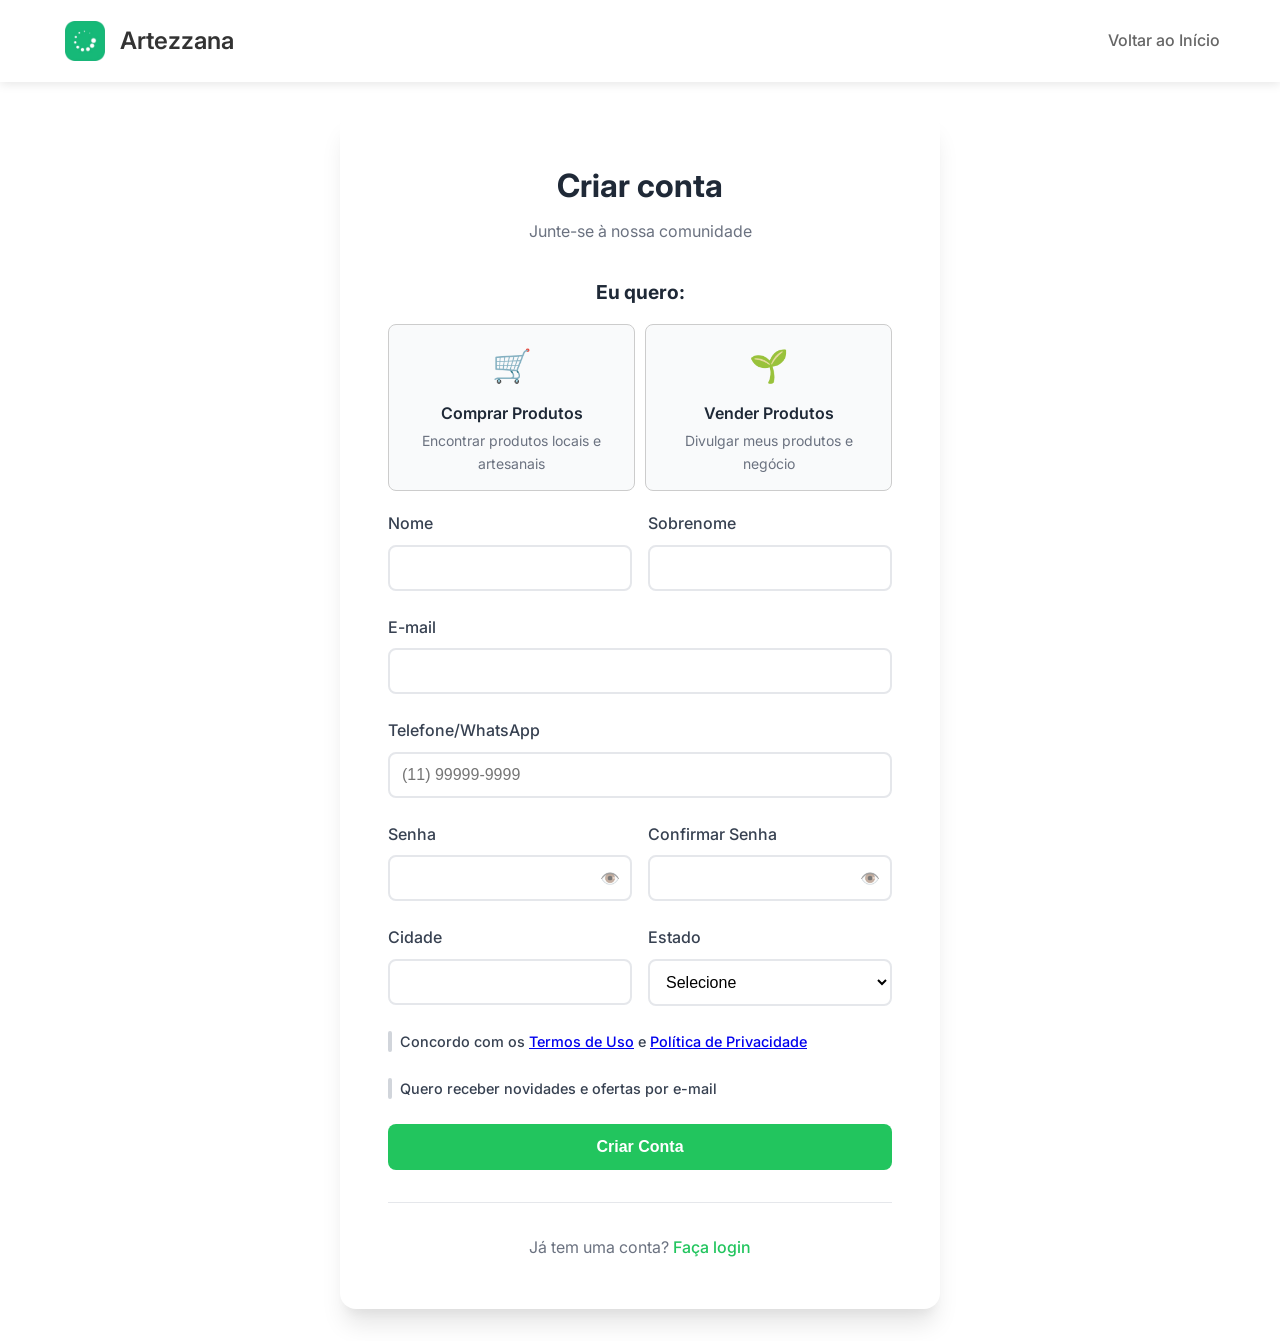
<file: public/pages/cadastro.html>
<!DOCTYPE html>
<html lang="pt-BR">
<head>
    <meta charset="UTF-8">
    <meta name="viewport" content="width=device-width, initial-scale=1.0">
    <title>Login - Artezzana</title>
    <link rel="stylesheet" href="../css/auth-styles.css">
    <link rel="stylesheet" href="../css/global.css">
    <link href="https://fonts.googleapis.com/css2?family=Inter:wght@300;400;500;600;700&display=swap" rel="stylesheet">
</head>
<body>
    <!-- Header -->
    <header class="header">
        <div class="container">
            <div class="logo" onclick="goToHome()">
                <div class="logo-icon">
                    <img class="image-icon" src="/public/assets/logos/logo-png.png" alt="logo-artezzana">
                </div>
                <h1>Artezzana</h1>
            </div>
            <nav class="nav">
                <a href="../index.html" class="nav-link">Voltar ao Início</a>
            </nav>
        </div>
    </header>

    <!-- Auth Container -->
    <div class="auth-container">
        <div class="auth-wrapper">

            <!-- Register Form -->
            <div class="auth-form" id="registerForm">
                <div class="form-header">
                    <h2>Criar conta</h2>
                    <p>Junte-se à nossa comunidade</p>
                </div>

                <!-- User Type Selection -->
                <div class="user-type-selection">
                    <h3>Eu quero:</h3>
                    <div class="user-type-options">
                        <div class="user-type-card" onclick="selectUserType('cliente')" id="clienteCard">
                            <div class="user-type-icon">🛒</div>
                            <h4>Comprar Produtos</h4>
                            <p>Encontrar produtos locais e artesanais</p>
                        </div>
                        <div class="user-type-card" onclick="selectUserType('produtor')" id="produtorCard">
                            <div class="user-type-icon">🌱</div>
                            <h4>Vender Produtos</h4>
                            <p>Divulgar meus produtos e negócio</p>
                        </div>
                    </div>
                </div>

                <form id="registerFormElement" onsubmit="handleRegister(event)">
                    <input type="hidden" id="userType" name="userType" required>

                    <!-- Common Fields -->
                    <div class="form-row">
                        <div class="form-group">
                            <label for="firstName">Nome</label>
                            <input type="text" id="firstName" name="firstName" required>
                        </div>
                        <div class="form-group">
                            <label for="lastName">Sobrenome</label>
                            <input type="text" id="lastName" name="lastName" required>
                        </div>
                    </div>

                    <div class="form-group">
                        <label for="registerEmail">E-mail</label>
                        <input type="email" id="registerEmail" name="email" required>
                    </div>

                    <div class="form-group">
                        <label for="phone">Telefone/WhatsApp</label>
                        <input type="tel" id="phone" name="phone" placeholder="(11) 99999-9999" required>
                    </div>

                    <div class="form-row">
                        <div class="form-group">
                            <label for="registerPassword">Senha</label>
                            <div class="password-input">
                                <input type="password" id="registerPassword" name="password" required minlength="6">
                                <button type="button" class="toggle-password" onclick="togglePassword('registerPassword')">
                                    👁️
                                </button>
                            </div>
                        </div>
                        <div class="form-group">
                            <label for="confirmPassword">Confirmar Senha</label>
                            <div class="password-input">
                                <input type="password" id="confirmPassword" name="confirmPassword" required minlength="6">
                                <button type="button" class="toggle-password" onclick="togglePassword('confirmPassword')">
                                    👁️
                                </button>
                            </div>
                        </div>
                    </div>

                    <!-- Location Fields -->
                    <div class="form-row">
                        <div class="form-group">
                            <label for="city">Cidade</label>
                            <input type="text" id="city" name="city" required>
                        </div>
                        <div class="form-group">
                            <label for="state">Estado</label>
                            <select id="state" name="state" required>
                                <option value="">Selecione</option>
                                <option value="AC">Acre</option>
                                <option value="AL">Alagoas</option>
                                <option value="AP">Amapá</option>
                                <option value="AM">Amazonas</option>
                                <option value="BA">Bahia</option>
                                <option value="CE">Ceará</option>
                                <option value="DF">Distrito Federal</option>
                                <option value="ES">Espírito Santo</option>
                                <option value="GO">Goiás</option>
                                <option value="MA">Maranhão</option>
                                <option value="MT">Mato Grosso</option>
                                <option value="MS">Mato Grosso do Sul</option>
                                <option value="MG">Minas Gerais</option>
                                <option value="PA">Pará</option>
                                <option value="PB">Paraíba</option>
                                <option value="PR">Paraná</option>
                                <option value="PE">Pernambuco</option>
                                <option value="PI">Piauí</option>
                                <option value="RJ">Rio de Janeiro</option>
                                <option value="RN">Rio Grande do Norte</option>
                                <option value="RS">Rio Grande do Sul</option>
                                <option value="RO">Rondônia</option>
                                <option value="RR">Roraima</option>
                                <option value="SC">Santa Catarina</option>
                                <option value="SP">São Paulo</option>
                                <option value="SE">Sergipe</option>
                                <option value="TO">Tocantins</option>
                            </select>
                        </div>
                    </div>

                    <!-- Producer Specific Fields -->
                    <div id="producerFields" class="producer-fields hidden">
                        <h3>Informações do Produtor</h3>
                        
                        <div class="form-group">
                            <label for="businessName">Nome do Negócio/Propriedade</label>
                            <input type="text" id="businessName" name="businessName">
                        </div>

                        <div class="form-group">
                            <label for="businessType">Tipo de Negócio</label>
                            <select id="businessType" name="businessType">
                                <option value="">Selecione</option>
                                <option value="agricultura">Agricultura Familiar</option>
                                <option value="artesanato">Artesanato</option>
                                <option value="doces">Doces e Conservas</option>
                                <option value="laticínios">Laticínios</option>
                                <option value="plantas">Plantas e Mudas</option>
                                <option value="temperos">Temperos e Ervas</option>
                                <option value="outros">Outros</option>
                            </select>
                        </div>

                        <div class="form-group">
                            <label for="businessDescription">Descrição do seu negócio</label>
                            <textarea id="businessDescription" name="businessDescription" rows="3" placeholder="Conte um pouco sobre seus produtos e sua história..."></textarea>
                        </div>

                        <div class="form-group">
                            <label for="deliveryRadius">Raio de entrega (km)</label>
                            <select id="deliveryRadius" name="deliveryRadius">
                                <option value="">Selecione</option>
                                <option value="5">Até 5 km</option>
                                <option value="10">Até 10 km</option>
                                <option value="20">Até 20 km</option>
                                <option value="50">Até 50 km</option>
                                <option value="100">Até 100 km</option>
                                <option value="estado">Todo o estado</option>
                            </select>
                        </div>
                    </div>

                    <div class="form-group">
                        <label class="checkbox-container">
                            <input type="checkbox" id="agreeTerms" required>
                            <span class="checkmark"></span>
                            Concordo com os <a href="#" target="_blank">Termos de Uso</a> e <a href="#" target="_blank">Política de Privacidade</a>
                        </label>
                    </div>

                    <div class="form-group" id="marketingConsent">
                        <label class="checkbox-container">
                            <input type="checkbox" id="agreeMarketing">
                            <span class="checkmark"></span>
                            Quero receber novidades e ofertas por e-mail
                        </label>
                    </div>

                    <button type="submit" class="btn btn-primary">Criar Conta</button>
                </form>

                <div class="form-footer">
                    <p>Já tem uma conta? <a href="/public/pages/login.html" onclick="showLogin()">Faça login</a></p>
                </div>
            </div>
        </div>

        <!-- Success Message -->
        <div class="success-message hidden" id="successMessage">
            <div class="success-content">
                <div class="success-icon">✅</div>
                <h2>Conta criada com sucesso!</h2>
                <p id="successText">Bem-vindo à Artezzana!</p>
                <button class="btn btn-primary" onclick="goToHome()">Ir para o início</button>
            </div>
        </div>
    </div>

    <script src="../js/auth-script.js"></script>
</body>
</html>
</file>
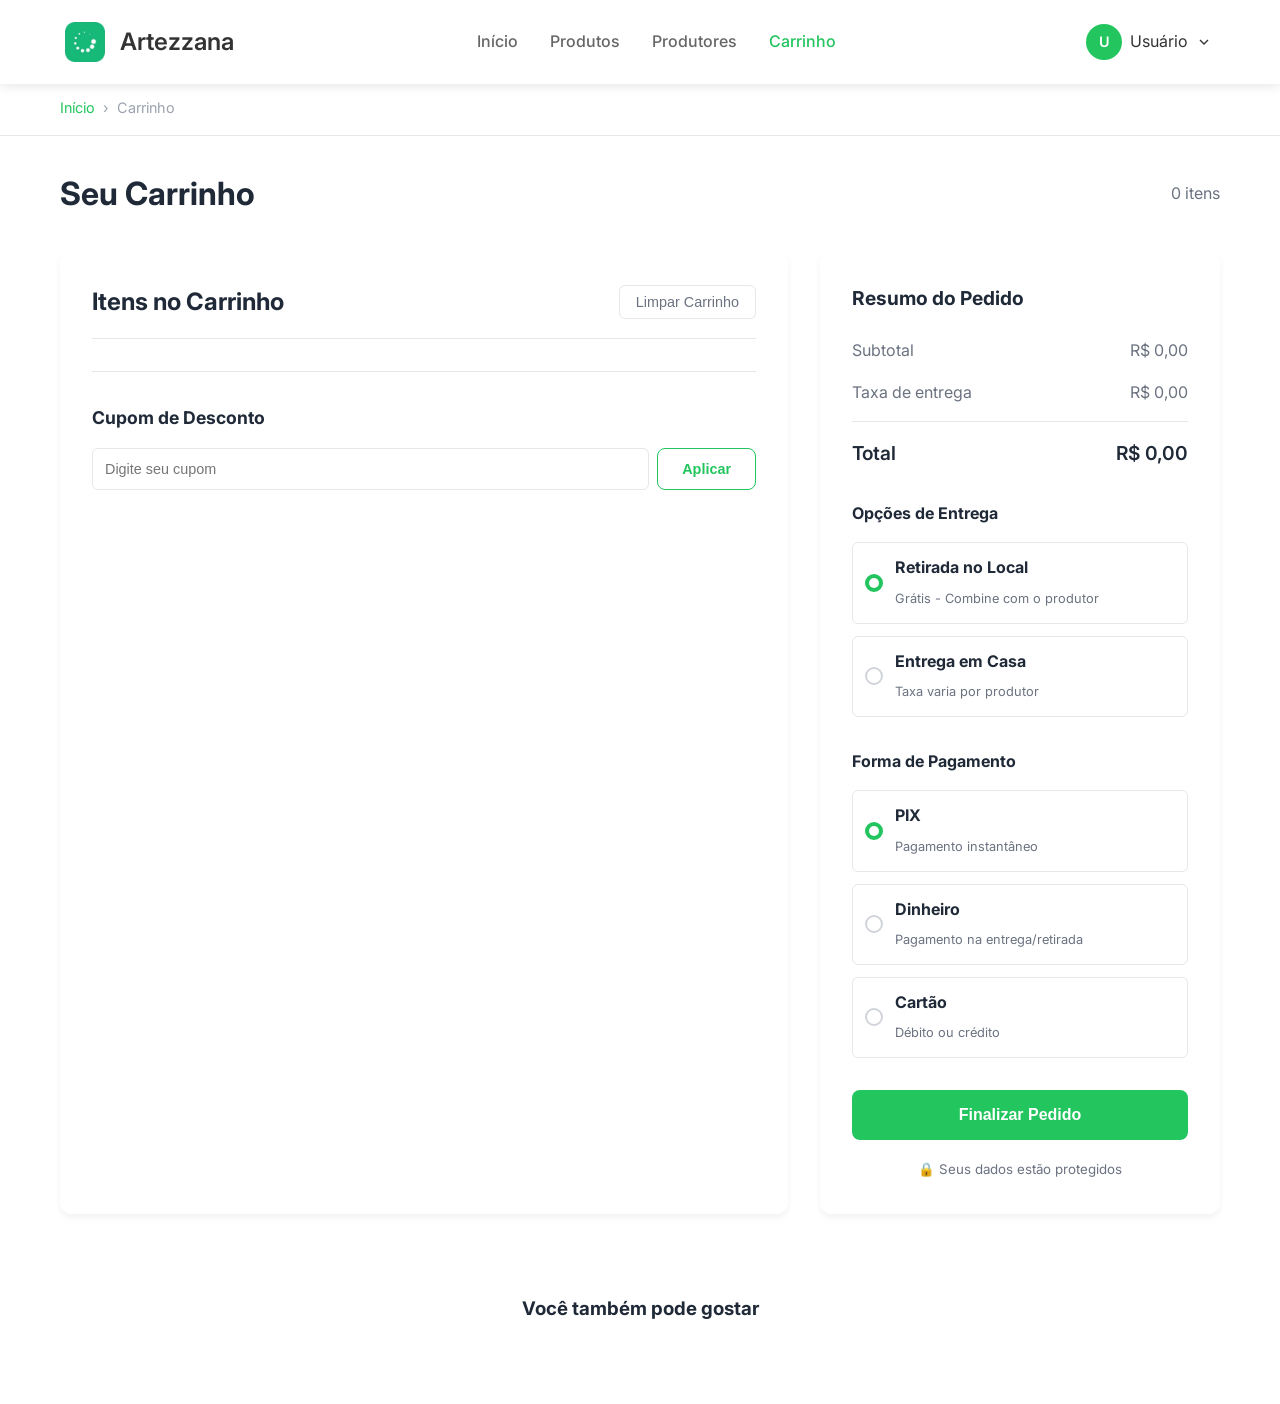
<file: public/pages/carrinho.html>
<!DOCTYPE html>
<html lang="pt-BR">

<head>
    <meta charset="UTF-8">
    <meta name="viewport" content="width=device-width, initial-scale=1.0">
    <title>Carrinho - Artezzana</title>
    <link rel="stylesheet" href="../css/carrinho-styles.css">
    <link rel="stylesheet" href="../css/global.css">
    <link href="https://fonts.googleapis.com/css2?family=Inter:wght@300;400;500;600;700&display=swap" rel="stylesheet">
</head>

<body>
    <!-- Header -->
    <header class="header">
        <div class="container">
            <div class="logo">
                <div class="logo-icon">
                    <img class="image-icon" src="../assets/logos/logo-png.png" alt="logo-artezzana">
                </div>
                <h1>Artezzana</h1>
            </div>

            <nav class="nav">
                <a href="dashboard.html" class="nav-link">Início</a>
                <a href="#" class="nav-link">Produtos</a>
                <a href="#" class="nav-link">Produtores</a>
                <a href="carrinho.html" class="nav-link active">Carrinho</a>
            </nav>

            <!-- User Menu -->
            <div class="user-menu">
                <div class="user-info" onclick="toggleUserDropdown()">
                    <div class="user-avatar" id="userAvatar">
                        <span id="userInitials">U</span>
                    </div>
                    <span id="userName">Usuário</span>
                    <svg class="dropdown-arrow" width="16" height="16" viewBox="0 0 24 24" fill="none"
                        stroke="currentColor" stroke-width="2">
                        <polyline points="6,9 12,15 18,9"></polyline>
                    </svg>
                </div>

                <div class="user-dropdown hidden" id="userDropdown">
                    <a href="./perfil.html">Meu Perfil</a>
                    <a href="#" onclick="showSettings()">Configurações</a>
                    <a href="#" onclick="showHelp()">Ajuda</a>
                    <hr>
                    <a href="#" onclick="logout()">Sair</a>
                </div>
            </div>
    </header>

    <!-- Main Content -->
    <main class="main-content">
        <!-- Breadcrumb -->
        <section class="breadcrumb">
            <div class="container">
                <nav class="breadcrumb-nav">
                    <a href="./dashboard.html">Início</a>
                    <span>›</span>
                    <span>Carrinho</span>
                </nav>
            </div>
        </section>

        <!-- Cart Content -->
        <section class="cart-section">
            <div class="container">
                <div class="cart-header">
                    <h1>Seu Carrinho</h1>
                    <div class="cart-count" id="cartCount">0 itens</div>
                </div>

                <!-- Empty Cart State -->
                <div class="empty-cart hidden" id="emptyCart">
                    <div class="empty-cart-icon">🛒</div>
                    <h2>Seu carrinho está vazio</h2>
                    <p>Que tal explorar nossos produtos frescos e artesanatos únicos?</p>
                    <button class="btn btn-primary" onclick="goToProducts()">Explorar Produtos</button>
                </div>

                <!-- Cart with Items -->
                <div class="cart-content" id="cartContent">
                    <div class="cart-layout">
                        <!-- Cart Items -->
                        <div class="cart-items">
                            <div class="cart-items-header">
                                <h2>Itens no Carrinho</h2>
                                <button class="clear-cart-btn" onclick="clearCart()">Limpar Carrinho</button>
                            </div>

                            <!-- Group by Producer -->
                            <div class="cart-groups" id="cartGroups">
                                <!-- Cart groups will be populated by JavaScript -->
                            </div>

                            <!-- Coupon Section -->
                            <div class="coupon-section">
                                <h3>Cupom de Desconto</h3>
                                <div class="coupon-input">
                                    <input type="text" id="couponCode" placeholder="Digite seu cupom">
                                    <button class="btn btn-secondary" onclick="applyCoupon()">Aplicar</button>
                                </div>
                                <div class="applied-coupon hidden" id="appliedCoupon">
                                    <span class="coupon-info">
                                        <span id="couponName">DESCONTO10</span>
                                        <span id="couponDiscount">-R$ 5,00</span>
                                    </span>
                                    <button class="remove-coupon" onclick="removeCoupon()">&times;</button>
                                </div>
                            </div>
                        </div>

                        <!-- Order Summary -->
                        <div class="order-summary">
                            <div class="summary-card">
                                <h3>Resumo do Pedido</h3>

                                <div class="summary-line">
                                    <span>Subtotal</span>
                                    <span id="subtotal">R$ 0,00</span>
                                </div>

                                <div class="summary-line">
                                    <span>Taxa de entrega</span>
                                    <span id="deliveryFee">R$ 0,00</span>
                                </div>

                                <div class="summary-line discount hidden" id="discountLine">
                                    <span>Desconto</span>
                                    <span id="discountAmount">-R$ 0,00</span>
                                </div>

                                <hr>

                                <div class="summary-total">
                                    <span>Total</span>
                                    <span id="totalAmount">R$ 0,00</span>
                                </div>

                                <!-- Delivery Options -->
                                <div class="delivery-options">
                                    <h4>Opções de Entrega</h4>
                                    <div class="delivery-option">
                                        <label class="radio-container">
                                            <input type="radio" name="delivery" value="pickup" checked
                                                onchange="updateDeliveryFee()">
                                            <span class="radio-checkmark"></span>
                                            <div class="delivery-info">
                                                <strong>Retirada no Local</strong>
                                                <small>Grátis - Combine com o produtor</small>
                                            </div>
                                        </label>
                                    </div>
                                    <div class="delivery-option">
                                        <label class="radio-container">
                                            <input type="radio" name="delivery" value="delivery"
                                                onchange="updateDeliveryFee()">
                                            <span class="radio-checkmark"></span>
                                            <div class="delivery-info">
                                                <strong>Entrega em Casa</strong>
                                                <small>Taxa varia por produtor</small>
                                            </div>
                                        </label>
                                    </div>
                                </div>

                                <!-- Payment Methods -->
                                <div class="payment-methods">
                                    <h4>Forma de Pagamento</h4>
                                    <div class="payment-option">
                                        <label class="radio-container">
                                            <input type="radio" name="payment" value="pix" checked>
                                            <span class="radio-checkmark"></span>
                                            <div class="payment-info">
                                                <strong>PIX</strong>
                                                <small>Pagamento instantâneo</small>
                                            </div>
                                        </label>
                                    </div>
                                    <div class="payment-option">
                                        <label class="radio-container">
                                            <input type="radio" name="payment" value="money">
                                            <span class="radio-checkmark"></span>
                                            <div class="payment-info">
                                                <strong>Dinheiro</strong>
                                                <small>Pagamento na entrega/retirada</small>
                                            </div>
                                        </label>
                                    </div>
                                    <div class="payment-option">
                                        <label class="radio-container">
                                            <input type="radio" name="payment" value="card">
                                            <span class="radio-checkmark"></span>
                                            <div class="payment-info">
                                                <strong>Cartão</strong>
                                                <small>Débito ou crédito</small>
                                            </div>
                                        </label>
                                    </div>
                                </div>

                                <button class="btn btn-primary btn-checkout" onclick="proceedToCheckout()"
                                    id="checkoutBtn">
                                    Finalizar Pedido
                                </button>

                                <div class="security-info">
                                    <small>🔒 Seus dados estão protegidos</small>
                                </div>
                            </div>
                        </div>
                    </div>
                </div>
            </div>
        </section>

        <!-- Recommended Products -->
        <section class="recommended-section">
            <div class="container">
                <h3>Você também pode gostar</h3>
                <div class="recommended-products" id="recommendedProducts">
                    <!-- Recommended products will be loaded here -->
                </div>
            </div>
        </section>
    </main>

    <!-- Modals -->
    <!-- Remove Item Modal -->
    <div class="modal hidden" id="removeItemModal">
        <div class="modal-content">
            <div class="modal-header">
                <h3>Remover Item</h3>
                <button class="close-btn" onclick="closeModal('removeItemModal')">&times;</button>
            </div>
            <div class="modal-body">
                <p>Tem certeza que deseja remover este item do carrinho?</p>
                <div class="modal-actions">
                    <button class="btn btn-secondary" onclick="closeModal('removeItemModal')">Cancelar</button>
                    <button class="btn btn-primary" onclick="confirmRemoveItem()">Remover</button>
                </div>
            </div>
        </div>
    </div>

    <!-- Checkout Success Modal -->
    <div class="modal hidden" id="checkoutSuccessModal">
        <div class="modal-content">
            <div class="modal-header">
                <h3>Pedido Realizado!</h3>
            </div>
            <div class="modal-body">
                <div class="success-icon">✅</div>
                <h4>Seu pedido foi enviado com sucesso!</h4>
                <p>Os produtores foram notificados e entrarão em contato em breve para confirmar os detalhes.</p>
                <div class="order-number">
                    <strong>Número do pedido: <span id="orderNumber">#12345</span></strong>
                </div>
                <div class="modal-actions">
                    <button class="btn btn-secondary" onclick="goToOrders()">Ver Meus Pedidos</button>
                    <button class="btn btn-primary" onclick="goToHome()">Continuar Comprando</button>
                </div>
            </div>
        </div>
    </div>

    <!-- Loading Overlay -->
    <div class="loading-overlay hidden" id="loadingOverlay">
        <div class="loading-spinner">
            <div class="spinner"></div>
            <p>Processando seu pedido...</p>
        </div>
    </div>

    <script src="../js/carrinho-script.js"></script>
</body>

</html>
</file>
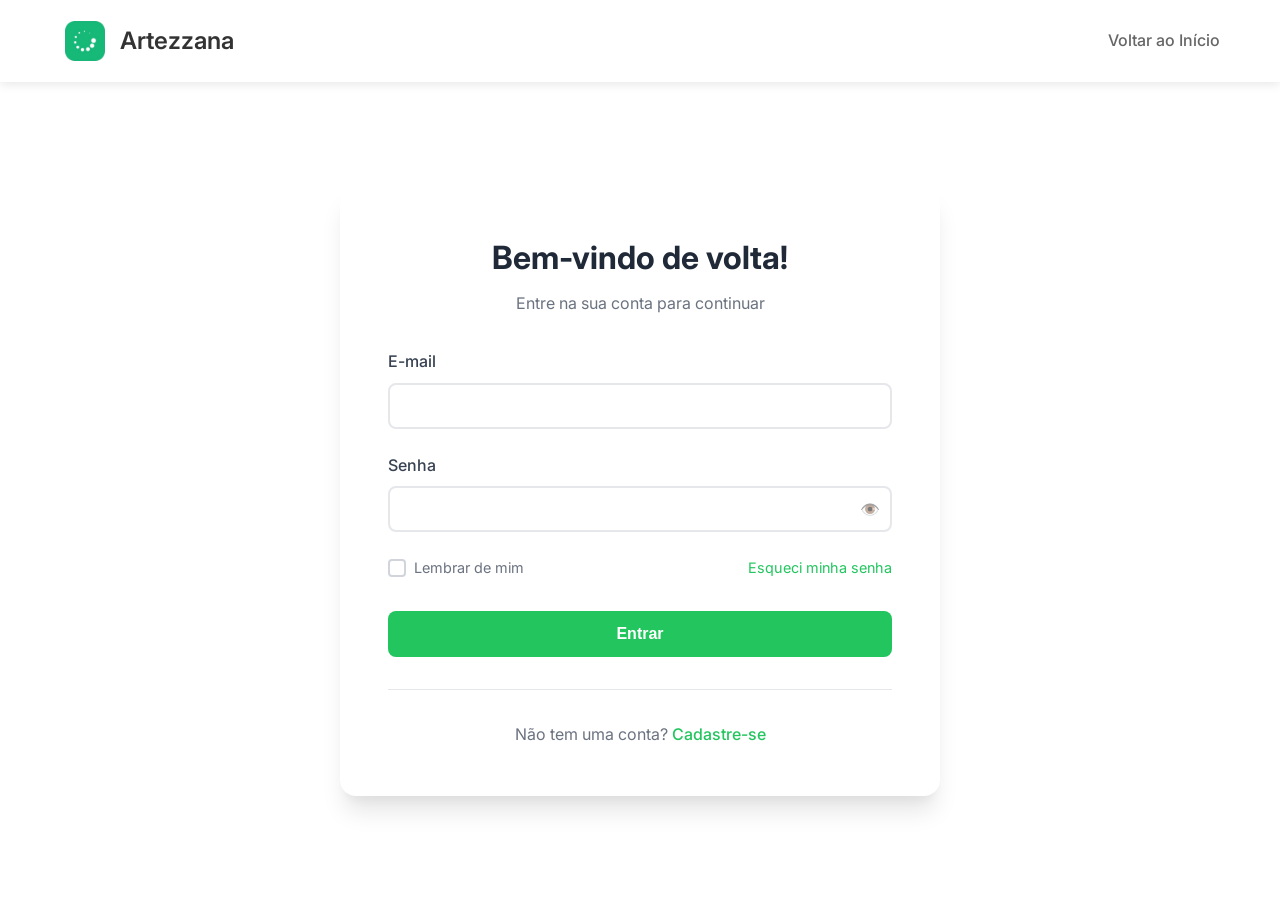
<file: public/pages/login.html>
<!DOCTYPE html>
<html lang="pt-BR">
<head>
    <meta charset="UTF-8">
    <meta name="viewport" content="width=device-width, initial-scale=1.0">
    <title>Login - Artezzana</title>
    <link rel="stylesheet" href="../css/auth-styles.css">
    <link rel="stylesheet" href="../css/global.css">
    <link href="https://fonts.googleapis.com/css2?family=Inter:wght@300;400;500;600;700&display=swap" rel="stylesheet">
</head>
<body>
    <!-- Header -->
    <header class="header">
        <div class="container">
            <div class="logo" onclick="goToHome()">
                <div class="logo-icon">
                    <img class="image-icon" src="/public/assets/logos/logo-png.png" alt="logo-artezzana">
                </div>
                <h1>Artezzana</h1>
            </div>
            <nav class="nav">
                <a href="../index.html" class="nav-link">Voltar ao Início</a>
            </nav>
        </div>
    </header>

    <!-- Auth Container -->
    <div class="auth-container">
        <div class="auth-wrapper">
            <!-- Login Form -->
            <div class="auth-form" id="loginForm">
                <div class="form-header">
                    <h2>Bem-vindo de volta!</h2>
                    <p>Entre na sua conta para continuar</p>
                </div>

                <form id="loginFormElement" onsubmit="handleLogin(event)">
                    <div class="form-group">
                        <label for="loginEmail">E-mail</label>
                        <input type="email" id="loginEmail" name="email" required>
                    </div>

                    <div class="form-group">
                        <label for="loginPassword">Senha</label>
                        <div class="password-input">
                            <input type="password" id="loginPassword" name="password" required>
                            <button type="button" class="toggle-password" onclick="togglePassword('loginPassword')">
                                👁️
                            </button>
                        </div>
                    </div>

                    <div class="form-options">
                        <label class="checkbox-container">
                            <input type="checkbox" id="rememberMe">
                            <span class="checkmark"></span>
                            Lembrar de mim
                        </label>
                        <a href="#" class="forgot-password">Esqueci minha senha</a>
                    </div>

                    <button type="submit" class="btn btn-primary">Entrar</button>
                </form>

                <div class="form-footer">
                    <p>Não tem uma conta? <a href="#" onclick="showRegister()">Cadastre-se</a></p>
                </div>
            </div>

            <!-- Register Form -->
            <div class="auth-form hidden" id="registerForm">
                <div class="form-header">
                    <h2>Criar conta</h2>
                    <p>Junte-se à nossa comunidade</p>
                </div>

                <!-- User Type Selection -->
                <div class="user-type-selection">
                    <h3>Eu quero:</h3>
                    <div class="user-type-options">
                        <div class="user-type-card" onclick="selectUserType('cliente')" id="clienteCard">
                            <div class="user-type-icon">🛒</div>
                            <h4>Comprar Produtos</h4>
                            <p>Encontrar produtos locais e artesanais</p>
                        </div>
                        <div class="user-type-card" onclick="selectUserType('produtor')" id="produtorCard">
                            <div class="user-type-icon">🌱</div>
                            <h4>Vender Produtos</h4>
                            <p>Divulgar meus produtos e negócio</p>
                        </div>
                    </div>
                </div>

                <form id="registerFormElement" onsubmit="handleRegister(event)">
                    <input type="hidden" id="userType" name="userType" required>

                    <!-- Common Fields -->
                    <div class="form-row">
                        <div class="form-group">
                            <label for="firstName">Nome</label>
                            <input type="text" id="firstName" name="firstName" required>
                        </div>
                        <div class="form-group">
                            <label for="lastName">Sobrenome</label>
                            <input type="text" id="lastName" name="lastName" required>
                        </div>
                    </div>

                    <div class="form-group">
                        <label for="registerEmail">E-mail</label>
                        <input type="email" id="registerEmail" name="email" required>
                    </div>

                    <div class="form-group">
                        <label for="phone">Telefone/WhatsApp</label>
                        <input type="tel" id="phone" name="phone" placeholder="(11) 99999-9999" required>
                    </div>

                    <div class="form-row">
                        <div class="form-group">
                            <label for="registerPassword">Senha</label>
                            <div class="password-input">
                                <input type="password" id="registerPassword" name="password" required minlength="6">
                                <button type="button" class="toggle-password" onclick="togglePassword('registerPassword')">
                                    👁️
                                </button>
                            </div>
                        </div>
                        <div class="form-group">
                            <label for="confirmPassword">Confirmar Senha</label>
                            <div class="password-input">
                                <input type="password" id="confirmPassword" name="confirmPassword" required minlength="6">
                                <button type="button" class="toggle-password" onclick="togglePassword('confirmPassword')">
                                    👁️
                                </button>
                            </div>
                        </div>
                    </div>

                    <!-- Location Fields -->
                    <div class="form-row">
                        <div class="form-group">
                            <label for="city">Cidade</label>
                            <input type="text" id="city" name="city" required>
                        </div>
                        <div class="form-group">
                            <label for="state">Estado</label>
                            <select id="state" name="state" required>
                                <option value="">Selecione</option>
                                <option value="AC">Acre</option>
                                <option value="AL">Alagoas</option>
                                <option value="AP">Amapá</option>
                                <option value="AM">Amazonas</option>
                                <option value="BA">Bahia</option>
                                <option value="CE">Ceará</option>
                                <option value="DF">Distrito Federal</option>
                                <option value="ES">Espírito Santo</option>
                                <option value="GO">Goiás</option>
                                <option value="MA">Maranhão</option>
                                <option value="MT">Mato Grosso</option>
                                <option value="MS">Mato Grosso do Sul</option>
                                <option value="MG">Minas Gerais</option>
                                <option value="PA">Pará</option>
                                <option value="PB">Paraíba</option>
                                <option value="PR">Paraná</option>
                                <option value="PE">Pernambuco</option>
                                <option value="PI">Piauí</option>
                                <option value="RJ">Rio de Janeiro</option>
                                <option value="RN">Rio Grande do Norte</option>
                                <option value="RS">Rio Grande do Sul</option>
                                <option value="RO">Rondônia</option>
                                <option value="RR">Roraima</option>
                                <option value="SC">Santa Catarina</option>
                                <option value="SP">São Paulo</option>
                                <option value="SE">Sergipe</option>
                                <option value="TO">Tocantins</option>
                            </select>
                        </div>
                    </div>

                    <!-- Producer Specific Fields -->
                    <div id="producerFields" class="producer-fields hidden">
                        <h3>Informações do Produtor</h3>
                        
                        <div class="form-group">
                            <label for="businessName">Nome do Negócio/Propriedade</label>
                            <input type="text" id="businessName" name="businessName">
                        </div>

                        <div class="form-group">
                            <label for="businessType">Tipo de Negócio</label>
                            <select id="businessType" name="businessType">
                                <option value="">Selecione</option>
                                <option value="agricultura">Agricultura Familiar</option>
                                <option value="artesanato">Artesanato</option>
                                <option value="doces">Doces e Conservas</option>
                                <option value="laticínios">Laticínios</option>
                                <option value="plantas">Plantas e Mudas</option>
                                <option value="temperos">Temperos e Ervas</option>
                                <option value="outros">Outros</option>
                            </select>
                        </div>

                        <div class="form-group">
                            <label for="businessDescription">Descrição do seu negócio</label>
                            <textarea id="businessDescription" name="businessDescription" rows="3" placeholder="Conte um pouco sobre seus produtos e sua história..."></textarea>
                        </div>

                        <div class="form-group">
                            <label for="deliveryRadius">Raio de entrega (km)</label>
                            <select id="deliveryRadius" name="deliveryRadius">
                                <option value="">Selecione</option>
                                <option value="5">Até 5 km</option>
                                <option value="10">Até 10 km</option>
                                <option value="20">Até 20 km</option>
                                <option value="50">Até 50 km</option>
                                <option value="100">Até 100 km</option>
                                <option value="estado">Todo o estado</option>
                            </select>
                        </div>
                    </div>

                    <div class="form-group">
                        <label class="checkbox-container">
                            <input type="checkbox" id="agreeTerms" required>
                            <span class="checkmark"></span>
                            Concordo com os <a href="#" target="_blank">Termos de Uso</a> e <a href="#" target="_blank">Política de Privacidade</a>
                        </label>
                    </div>

                    <div class="form-group" id="marketingConsent">
                        <label class="checkbox-container">
                            <input type="checkbox" id="agreeMarketing">
                            <span class="checkmark"></span>
                            Quero receber novidades e ofertas por e-mail
                        </label>
                    </div>

                    <button type="submit" class="btn btn-primary">Criar Conta</button>
                </form>

                <div class="form-footer">
                    <p>Já tem uma conta? <a href="#" onclick="showLogin()">Faça login</a></p>
                </div>
            </div>
        </div>

        <!-- Success Message -->
        <div class="success-message hidden" id="successMessage">
            <div class="success-content">
                <div class="success-icon">✅</div>
                <h2>Conta criada com sucesso!</h2>
                <p id="successText">Bem-vindo à Artezzana!</p>
                <button class="btn btn-primary" onclick="goToHome()">Ir para o início</button>
            </div>
        </div>
    </div>

    <script src="../js/auth-script.js"></script>
</body>
</html>
</file>
<file: public/css/auth-styles.css>
/* Auth Container */
.auth-container {
    margin-top: 80px;
    min-height: calc(100vh - 80px);
    display: flex;
    align-items: center;
    justify-content: center;
    padding: 2rem 1rem;
}

.auth-wrapper {
    background: white;
    border-radius: 16px;
    box-shadow: 0 20px 25px -5px rgba(0, 0, 0, 0.1), 0 10px 10px -5px rgba(0, 0, 0, 0.04);
    overflow: hidden;
    width: 100%;
    max-width: 600px;
    position: relative;
}

.auth-form {
    padding: 3rem;
    transition: all 0.3s ease;
}

.auth-form.hidden {
    display: none;
}

.form-header {
    text-align: center;
    margin-bottom: 2rem;
}

.form-header h2 {
    font-size: 2rem;
    font-weight: 700;
    color: #1f2937;
    margin-bottom: 0.5rem;
}

.form-header p {
    color: #6b7280;
    font-size: 1rem;
}

/* User Type Selection */
.user-type-selection {
    margin-bottom: 2rem;
}

.user-type-selection h3 {
    font-size: 1.2rem;
    color: #1f2937;
    margin-bottom: 1rem;
    text-align: center;
}

.user-type-options {
    display: grid;
    grid-template-columns: 1fr 1fr;
    gap: 1rem;
}

.user-type-card {
    border: 2px solid #e5e7eb;
    border-radius: 12px;
    padding: 1.5rem;
    text-align: center;
    cursor: pointer;
    transition: all 0.3s;
    background: #f9fafb;
}

.user-type-card:hover {
    border-color: #22c55e;
    background: #f0fdf4;
    transform: translateY(-2px);
}

.user-type-card.selected {
    border-color: #22c55e;
    background: #f0fdf4;
    box-shadow: 0 0 0 3px rgba(34, 197, 94, 0.1);
}

.user-type-icon {
    font-size: 2rem;
    margin-bottom: 0.5rem;
}

.user-type-card h4 {
    font-size: 1rem;
    font-weight: 600;
    color: #1f2937;
    margin-bottom: 0.25rem;
}

.user-type-card p {
    font-size: 0.875rem;
    color: #6b7280;
}

/* Form Elements */
.form-group {
    margin-bottom: 1.5rem;
}

.form-row {
    display: grid;
    grid-template-columns: 1fr 1fr;
    gap: 1rem;
}

.form-group label {
    display: block;
    font-weight: 500;
    color: #374151;
    margin-bottom: 0.5rem;
}

.form-group input,
.form-group select,
.form-group textarea {
    width: 100%;
    padding: 0.75rem;
    border: 2px solid #e5e7eb;
    border-radius: 8px;
    font-size: 1rem;
    transition: border-color 0.3s, box-shadow 0.3s;
    background: white;
}

.form-group input:focus,
.form-group select:focus,
.form-group textarea:focus {
    outline: none;
    border-color: #22c55e;
    box-shadow: 0 0 0 3px rgba(34, 197, 94, 0.1);
}

.password-input {
    position: relative;
}

.toggle-password {
    position: absolute;
    right: 0.75rem;
    top: 50%;
    transform: translateY(-50%);
    background: none;
    border: none;
    cursor: pointer;
    font-size: 1rem;
    opacity: 0.6;
    transition: opacity 0.3s;
}

.toggle-password:hover {
    opacity: 1;
}

.form-options {
    display: flex;
    justify-content: space-between;
    align-items: center;
    margin-bottom: 2rem;
}

.checkbox-container {
    display: flex;
    align-items: center;
    cursor: pointer;
    font-size: 0.9rem;
    color: #6b7280;
}

.checkbox-container input {
    display: none;
}

.checkmark {
    width: 18px;
    height: 18px;
    border: 2px solid #d1d5db;
    border-radius: 4px;
    margin-right: 0.5rem;
    position: relative;
    transition: all 0.3s;
}

.checkbox-container input:checked + .checkmark {
    background: #22c55e;
    border-color: #22c55e;
}

.checkbox-container input:checked + .checkmark::after {
    content: '✓';
    position: absolute;
    top: -2px;
    left: 2px;
    color: white;
    font-size: 12px;
    font-weight: bold;
}

.forgot-password {
    color: #22c55e;
    text-decoration: none;
    font-size: 0.9rem;
    transition: color 0.3s;
}

.forgot-password:hover {
    color: #16a34a;
}

.producer-fields {
    border-top: 2px solid #e5e7eb;
    padding-top: 2rem;
    margin-top: 2rem;
}

.producer-fields h3 {
    font-size: 1.1rem;
    color: #1f2937;
    margin-bottom: 1.5rem;
    text-align: center;
}

.producer-fields.hidden {
    display: none;
}

/* Buttons */
.btn {
    width: 100%;
    padding: 0.875rem;
    border: none;
    border-radius: 8px;
    font-weight: 600;
    font-size: 1rem;
    cursor: pointer;
    transition: all 0.3s;
    text-decoration: none;
    display: inline-block;
    text-align: center;
}

.btn-primary {
    background: #22c55e;
    color: white;
}

.btn-primary:hover {
    background: #16a34a;
    transform: translateY(-2px);
    box-shadow: 0 4px 12px rgba(34, 197, 94, 0.3);
}

.btn-primary:disabled {
    background: #9ca3af;
    cursor: not-allowed;
    transform: none;
    box-shadow: none;
}

/* Form Footer */
.form-footer {
    text-align: center;
    margin-top: 2rem;
    padding-top: 2rem;
    border-top: 1px solid #e5e7eb;
}

.form-footer p {
    color: #6b7280;
}

.form-footer a {
    color: #22c55e;
    text-decoration: none;
    font-weight: 500;
    transition: color 0.3s;
}

.form-footer a:hover {
    color: #16a34a;
}

/* Success Message */
.success-message {
    position: absolute;
    top: 0;
    left: 0;
    right: 0;
    bottom: 0;
    background: white;
    display: flex;
    align-items: center;
    justify-content: center;
    padding: 3rem;
}

.success-message.hidden {
    display: none;
}

.success-content {
    text-align: center;
}

.success-icon {
    font-size: 4rem;
    margin-bottom: 1rem;
}

.success-content h2 {
    font-size: 1.8rem;
    color: #1f2937;
    margin-bottom: 0.5rem;
}

.success-content p {
    color: #6b7280;
    margin-bottom: 2rem;
}

/* Responsive Design */
@media (max-width: 768px) {
    .auth-form {
        padding: 2rem;
    }
    
    .form-row {
        grid-template-columns: 1fr;
    }
    
    .user-type-options {
        grid-template-columns: 1fr;
    }
    
    .form-options {
        flex-direction: column;
        gap: 1rem;
        align-items: flex-start;
    }
    
    .form-header h2 {
        font-size: 1.5rem;
    }
}

@media (max-width: 480px) {
    .auth-container {
        padding: 1rem;
    }
    
    .auth-form {
        padding: 1.5rem;
    }
    
    .user-type-card {
        padding: 1rem;
    }
    
    .user-type-icon {
        font-size: 1.5rem;
    }
}

/* Loading Animation */
.loading {
    position: relative;
    pointer-events: none;
}

.loading::after {
    content: '';
    position: absolute;
    top: 50%;
    left: 50%;
    width: 20px;
    height: 20px;
    margin: -10px 0 0 -10px;
    border: 2px solid #ffffff;
    border-radius: 50%;
    border-top-color: transparent;
    animation: spin 1s linear infinite;
}

@keyframes spin {
    to {
        transform: rotate(360deg);
    }
}

/* Form Validation */
.form-group input.error,
.form-group select.error,
.form-group textarea.error {
    border-color: #ef4444;
    box-shadow: 0 0 0 3px rgba(239, 68, 68, 0.1);
}

.error-message {
    color: #ef4444;
    font-size: 0.875rem;
    margin-top: 0.25rem;
}

.message {
            padding: 10px;
            margin-bottom: 15px;
            border-radius: 5px;
            text-align: center;
            font-weight: bold;
        }
        .error-message {
            background-color: #fdd;
            color: #d00;
            border: 1px solid #d00;
        }
        .success-message-php {
            background-color: #d1fae5;
            color: #065f46;
            border: 1px solid #065f46;
        }
        .user-type-icon {
            font-size: 2em;
            margin-bottom: 10px;
        }
        .user-type-selection {
            margin-bottom: 20px;
        }
        .user-type-options {
            display: flex;
            justify-content: center;
            gap: 10px;
        }
        .user-type-card {
            border: 1px solid #ccc;
            padding: 15px;
            border-radius: 8px;
            cursor: pointer;
            transition: all 0.3s ease;
            text-align: center;
            flex: 1;
            display: flex;
            flex-direction: column;
            align-items: center;
            justify-content: center;
        }
        .user-type-card.selected {
            border-color: #007bff;
            box-shadow: 0 0 8px rgba(0, 123, 255, 0.3);
            background-color: #e7f3ff;
        }
        /* Estilos para mensagens de erro inline do JS */
        .error-message-inline {
            color: #d00;
            font-size: 0.85em;
            margin-top: 5px;
            display: block;
        }
        .form-group .error input,
        .form-group .error select,
        .form-group .error textarea {
            border-color: #d00 !important;
            box-shadow: 0 0 0 0.2rem rgba(255, 0, 0, 0.25) !important;
        }
</file>
<file: public/css/global.css>
* {
    margin: 0;
    padding: 0;
    box-sizing: border-box;
}

body {
    font-family: 'Inter', sans-serif;
    line-height: 1.6;
    color: #333;
}

.container {
    max-width: 1200px;
    margin: 0 auto;
    padding: 0 20px;
}

/* Header */
.header {
    background: #fff;
    box-shadow: 0 2px 10px rgba(0,0,0,0.1);
    position: fixed;
    top: 0;
    width: 100%;
    z-index: 1000;
}

.header .container {
    display: flex;
    justify-content: space-between;
    align-items: center;
    padding: 1rem 20px;
}

.logo {
    display: flex;
    align-items: center;
    gap: 10px;
}

.logo-icon {
    width: 50px;
    height: 50px;
    border-radius: 50%;
    display: flex;
    align-items: center;
    justify-content: center;
    position: relative;
}

.logo-icon .image-icon {
    max-width: 40px;
    height: 40px;
}

.logo h1 {
    font-size: 1.5rem;
    font-weight: 600;
    color: #333;
}

.nav {
    display: flex;
    gap: 2rem;
}

.nav-link {
    text-decoration: none;
    color: #666;
    font-weight: 500;
    transition: color 0.3s;
}

.nav-link:hover {
    color: #22c55e;
}

.nav-link.active {
    color: #22c55e;
}

.nav-link.active::after {
    content: '';
    position: absolute;
    bottom: -8px;
    left: 0;
    right: 0;
    height: 2px;
}

.mobile-menu-btn {
    display: none;
    flex-direction: column;
    background: none;
    border: none;
    cursor: pointer;
    gap: 4px;
}

.mobile-menu-btn span {
    width: 25px;
    height: 3px;
    background: #333;
    transition: 0.3s;
}

/* Footer */
.footer {
    background: #1f2937;
    color: white;
    padding: 3rem 0 1rem;
}

.footer-content {
    display: grid;
    grid-template-columns: repeat(auto-fit, minmax(250px, 1fr));
    gap: 2rem;
    margin-bottom: 2rem;
}

.footer-section h4,
.footer-section h5 {
    margin-bottom: 1rem;
    color: #22c55e;
}

.footer-section ul {
    list-style: none;
}

.footer-section ul li {
    margin-bottom: 0.5rem;
}

.footer-section ul li a {
    color: #d1d5db;
    text-decoration: none;
    transition: color 0.3s;
}

.footer-section ul li a:hover {
    color: #22c55e;
}

.footer-bottom {
    border-top: 1px solid #374151;
    padding-top: 1rem;
    text-align: center;
    color: #9ca3af;
}

/* User Menu */
.user-menu {
    position: relative;
}

.user-info {
    display: flex;
    align-items: center;
    gap: 0.5rem;
    cursor: pointer;
    padding: 0.5rem;
    border-radius: 8px;
    transition: background 0.3s;
}

.user-info:hover {
    background: #f3f4f6;
}

.user-avatar {
    width: 36px;
    height: 36px;
    background: #22c55e;
    border-radius: 50%;
    display: flex;
    align-items: center;
    justify-content: center;
    color: white;
    font-weight: 600;
    font-size: 0.9rem;
}

.user-dropdown {
    position: absolute;
    top: 100%;
    right: 0;
    background: white;
    border-radius: 8px;
    box-shadow: 0 10px 25px rgba(0,0,0,0.1);
    padding: 0.5rem 0;
    min-width: 180px;
    z-index: 1001;
}

.user-dropdown.hidden {
    display: none;
}

.user-dropdown a {
    display: block;
    padding: 0.75rem 1rem;
    color: #374151;
    text-decoration: none;
    transition: background 0.3s;
}

.user-dropdown a:hover,
.user-dropdown a.active {
    background: #f3f4f6;
    color: #22c55e;
}

.user-dropdown hr {
    margin: 0.5rem 0;
    border: none;
    border-top: 1px solid #e5e7eb;
}

.mobile-menu-btn {
    display: none;
    flex-direction: column;
    background: none;
    border: none;
    cursor: pointer;
    gap: 4px;
}

.mobile-menu-btn span {
    width: 25px;
    height: 3px;
    background: #333;
    transition: 0.3s;
}

@media (max-width: 768px){

}
</file>
<file: public/css/carrinho-styles.css>
/* User Menu */
.user-menu {
    position: relative;
}

.user-info {
    display: flex;
    align-items: center;
    gap: 0.5rem;
    cursor: pointer;
    padding: 0.5rem;
    border-radius: 8px;
    transition: background 0.3s;
}

.user-info:hover {
    background: #f3f4f6;
}

.user-avatar {
    width: 36px;
    height: 36px;
    background: #22c55e;
    border-radius: 50%;
    display: flex;
    align-items: center;
    justify-content: center;
    color: white;
    font-weight: 600;
    font-size: 0.9rem;
}

.user-dropdown {
    position: absolute;
    top: 100%;
    right: 0;
    background: white;
    border-radius: 8px;
    box-shadow: 0 10px 25px rgba(0,0,0,0.1);
    padding: 0.5rem 0;
    min-width: 180px;
    z-index: 1001;
}

.user-dropdown.hidden {
    display: none;
}

.user-dropdown a {
    display: block;
    padding: 0.75rem 1rem;
    color: #374151;
    text-decoration: none;
    transition: background 0.3s;
}

.user-dropdown a:hover {
    background: #f3f4f6;
}

.user-dropdown hr {
    margin: 0.5rem 0;
    border: none;
    border-top: 1px solid #e5e7eb;
}

.mobile-menu-btn {
    display: none;
    flex-direction: column;
    background: none;
    border: none;
    cursor: pointer;
    gap: 4px;
}

.mobile-menu-btn span {
    width: 25px;
    height: 3px;
    background: #333;
    transition: 0.3s;
}

/* Main Content */
.main-content {
    margin-top: 80px;
    min-height: calc(100vh - 80px);
}

/* Breadcrumb */
.breadcrumb {
    background: white;
    padding: 1rem 0;
    border-bottom: 1px solid #e5e7eb;
}

.breadcrumb-nav {
    display: flex;
    align-items: center;
    gap: 0.5rem;
    font-size: 0.9rem;
}

.breadcrumb-nav a {
    color: #22c55e;
    text-decoration: none;
    transition: color 0.3s;
}

.breadcrumb-nav a:hover {
    color: #16a34a;
}

.breadcrumb-nav span {
    color: #9ca3af;
}

/* Cart Section */
.cart-section {
    padding: 2rem 0;
}

.cart-header {
    display: flex;
    justify-content: space-between;
    align-items: center;
    margin-bottom: 2rem;
}

.cart-header h1 {
    font-size: 2rem;
    color: #1f2937;
}

.cart-count {
    color: #6b7280;
    font-size: 1rem;
}

/* Empty Cart */
.empty-cart {
    text-align: center;
    padding: 4rem 2rem;
    background: white;
    border-radius: 12px;
    box-shadow: 0 4px 6px rgba(0,0,0,0.05);
}

.empty-cart.hidden {
    display: none;
}

.empty-cart-icon {
    font-size: 4rem;
    margin-bottom: 1rem;
    opacity: 0.5;
}

.empty-cart h2 {
    color: #1f2937;
    margin-bottom: 0.5rem;
}

.empty-cart p {
    color: #6b7280;
    margin-bottom: 2rem;
}

/* Cart Layout */
.cart-layout {
    display: grid;
    grid-template-columns: 1fr 400px;
    gap: 2rem;
}

/* Cart Items */
.cart-items {
    background: white;
    border-radius: 12px;
    padding: 2rem;
    box-shadow: 0 4px 6px rgba(0,0,0,0.05);
}

.cart-items-header {
    display: flex;
    justify-content: space-between;
    align-items: center;
    margin-bottom: 2rem;
    padding-bottom: 1rem;
    border-bottom: 1px solid #e5e7eb;
}

.cart-items-header h2 {
    color: #1f2937;
}

.clear-cart-btn {
    background: none;
    border: 1px solid #e5e7eb;
    color: #6b7280;
    padding: 0.5rem 1rem;
    border-radius: 6px;
    cursor: pointer;
    transition: all 0.3s;
    font-size: 0.9rem;
}

.clear-cart-btn:hover {
    border-color: #ef4444;
    color: #ef4444;
}

/* Cart Groups (by Producer) */
.cart-group {
    margin-bottom: 2rem;
    border: 1px solid #e5e7eb;
    border-radius: 8px;
    overflow: hidden;
}

.cart-group-header {
    background: #f9fafb;
    padding: 1rem;
    border-bottom: 1px solid #e5e7eb;
    display: flex;
    align-items: center;
    gap: 0.5rem;
}

.producer-avatar {
    width: 32px;
    height: 32px;
    background: #22c55e;
    border-radius: 50%;
    display: flex;
    align-items: center;
    justify-content: center;
    color: white;
    font-weight: 600;
    font-size: 0.8rem;
}

.producer-info h4 {
    color: #1f2937;
    font-size: 1rem;
    margin-bottom: 0.25rem;
}

.producer-info p {
    color: #6b7280;
    font-size: 0.8rem;
}

/* Cart Items */
.cart-item {
    display: flex;
    align-items: center;
    gap: 1rem;
    padding: 1.5rem;
    border-bottom: 1px solid #f3f4f6;
}

.cart-item:last-child {
    border-bottom: none;
}

.item-image {
    width: 80px;
    height: 80px;
    border-radius: 8px;
    object-fit: cover;
}

.cart-image {
    width: 80px;
    height: 80px;
    border-radius: 8px;
    object-fit: cover;
}

.item-info {
    flex: 1;
}

.item-info h4 {
    color: #1f2937;
    margin-bottom: 0.25rem;
}

.item-info p {
    color: #6b7280;
    font-size: 0.9rem;
    margin-bottom: 0.5rem;
}

.item-price {
    font-weight: 600;
    color: #22c55e;
}

.item-controls {
    display: flex;
    align-items: center;
    gap: 1rem;
}

.quantity-control {
    display: flex;
    align-items: center;
    border: 1px solid #e5e7eb;
    border-radius: 6px;
    overflow: hidden;
}

.quantity-btn {
    background: #f9fafb;
    border: none;
    width: 32px;
    height: 32px;
    cursor: pointer;
    transition: background 0.3s;
    display: flex;
    align-items: center;
    justify-content: center;
}

.quantity-btn:hover {
    background: #e5e7eb;
}

.quantity-btn:disabled {
    opacity: 0.5;
    cursor: not-allowed;
}

.quantity-input {
    width: 50px;
    text-align: center;
    border: none;
    padding: 0.5rem;
    font-weight: 500;
}

.remove-item-btn {
    background: none;
    border: none;
    color: #ef4444;
    cursor: pointer;
    padding: 0.5rem;
    border-radius: 4px;
    transition: background 0.3s;
}

.remove-item-btn:hover {
    background: #fef2f2;
}

/* Coupon Section */
.coupon-section {
    margin-top: 2rem;
    padding-top: 2rem;
    border-top: 1px solid #e5e7eb;
}

.coupon-section h3 {
    color: #1f2937;
    margin-bottom: 1rem;
    font-size: 1.1rem;
}

.coupon-input {
    display: flex;
    gap: 0.5rem;
}

.coupon-input input {
    flex: 1;
    padding: 0.75rem;
    border: 1px solid #e5e7eb;
    border-radius: 6px;
    font-size: 0.9rem;
}

.coupon-input input:focus {
    outline: none;
    border-color: #22c55e;
    box-shadow: 0 0 0 3px rgba(34, 197, 94, 0.1);
}

.applied-coupon {
    display: flex;
    justify-content: space-between;
    align-items: center;
    background: #f0fdf4;
    border: 1px solid #22c55e;
    border-radius: 6px;
    padding: 0.75rem;
    margin-top: 1rem;
}

.applied-coupon.hidden {
    display: none;
}

.coupon-info {
    display: flex;
    gap: 1rem;
    align-items: center;
}

.coupon-info span:first-child {
    font-weight: 600;
    color: #16a34a;
}

.coupon-info span:last-child {
    color: #22c55e;
    font-weight: 500;
}

.remove-coupon {
    background: none;
    border: none;
    color: #6b7280;
    cursor: pointer;
    font-size: 1.2rem;
    padding: 0.25rem;
    border-radius: 4px;
    transition: all 0.3s;
}

.remove-coupon:hover {
    background: #f3f4f6;
    color: #ef4444;
}

/* Order Summary */
.order-summary {
    position: sticky;
    top: 100px;
    height: fit-content;
}

.summary-card {
    background: white;
    border-radius: 12px;
    padding: 2rem;
    box-shadow: 0 4px 6px rgba(0,0,0,0.05);
}

.summary-card h3 {
    color: #1f2937;
    margin-bottom: 1.5rem;
    font-size: 1.2rem;
}

.summary-line {
    display: flex;
    justify-content: space-between;
    margin-bottom: 1rem;
    color: #6b7280;
}

.summary-line.discount {
    color: #22c55e;
}

.summary-line.discount.hidden {
    display: none;
}

.summary-total {
    display: flex;
    justify-content: space-between;
    font-size: 1.2rem;
    font-weight: 600;
    color: #1f2937;
    margin-top: 1rem;
}

.summary-card hr {
    border: none;
    border-top: 1px solid #e5e7eb;
    margin: 1rem 0;
}

/* Delivery Options */
.delivery-options,
.payment-methods {
    margin: 2rem 0;
}

.delivery-options h4,
.payment-methods h4 {
    color: #1f2937;
    margin-bottom: 1rem;
    font-size: 1rem;
}

.delivery-option,
.payment-option {
    margin-bottom: 0.75rem;
}

.radio-container {
    display: flex;
    align-items: center;
    cursor: pointer;
    padding: 0.75rem;
    border: 1px solid #e5e7eb;
    border-radius: 6px;
    transition: all 0.3s;
}

.radio-container:hover {
    border-color: #22c55e;
    background: #f0fdf4;
}

.radio-container input {
    display: none;
}

.radio-checkmark {
    width: 18px;
    height: 18px;
    border: 2px solid #d1d5db;
    border-radius: 50%;
    margin-right: 0.75rem;
    position: relative;
    transition: all 0.3s;
}

.radio-container input:checked + .radio-checkmark {
    border-color: #22c55e;
    background: #22c55e;
}

.radio-container input:checked + .radio-checkmark::after {
    content: '';
    position: absolute;
    top: 2px;
    left: 2px;
    width: 10px;
    height: 10px;
    border-radius: 50%;
    background: white;
}

.delivery-info,
.payment-info {
    flex: 1;
}

.delivery-info strong,
.payment-info strong {
    display: block;
    color: #1f2937;
    margin-bottom: 0.25rem;
}

.delivery-info small,
.payment-info small {
    color: #6b7280;
    font-size: 0.8rem;
}

/* Buttons */
.btn {
    padding: 0.75rem 1.5rem;
    border: none;
    border-radius: 8px;
    font-weight: 600;
    cursor: pointer;
    transition: all 0.3s;
    text-decoration: none;
    display: inline-block;
    text-align: center;
    font-size: 0.9rem;
}

.btn-primary {
    background: #22c55e;
    color: white;
}

.btn-primary:hover {
    background: #16a34a;
    transform: translateY(-2px);
    box-shadow: 0 4px 12px rgba(34, 197, 94, 0.3);
}

.btn-primary:disabled {
    background: #9ca3af;
    cursor: not-allowed;
    transform: none;
    box-shadow: none;
}

.btn-secondary {
    background: white;
    color: #22c55e;
    border: 1px solid #22c55e;
}

.btn-secondary:hover {
    background: #22c55e;
    color: white;
}

.btn-checkout {
    width: 100%;
    padding: 1rem;
    font-size: 1rem;
    margin-bottom: 1rem;
}

.security-info {
    text-align: center;
    color: #6b7280;
}

/* Recommended Products */
.recommended-section {
    padding: 3rem 0;
    background: white;
}

.recommended-section h3 {
    color: #1f2937;
    margin-bottom: 2rem;
    text-align: center;
}

.recommended-products {
    display: grid;
    grid-template-columns: repeat(auto-fit, minmax(250px, 1fr));
    gap: 1.5rem;
}

.recommended-product {
    border: 1px solid #e5e7eb;
    border-radius: 8px;
    overflow: hidden;
    transition: all 0.3s;
    cursor: pointer;
}

.recommended-product:hover {
    border-color: #22c55e;
    transform: translateY(-2px);
    box-shadow: 0 4px 12px rgba(0,0,0,0.1);
}

.recommended-product img {
    width: 100%;
    height: 150px;
    object-fit: cover;
}

.recommended-product-info {
    padding: 1rem;
}

.recommended-product-info h4 {
    color: #1f2937;
    margin-bottom: 0.5rem;
    font-size: 0.9rem;
}

.recommended-product-info p {
    color: #6b7280;
    font-size: 0.8rem;
    margin-bottom: 0.5rem;
}

.recommended-product-price {
    color: #22c55e;
    font-weight: 600;
    font-size: 0.9rem;
}

/* Modals */
.modal {
    position: fixed;
    top: 0;
    left: 0;
    right: 0;
    bottom: 0;
    background: rgba(0,0,0,0.5);
    display: flex;
    align-items: center;
    justify-content: center;
    z-index: 2000;
}

.modal.hidden {
    display: none;
}

.modal-content {
    background: white;
    border-radius: 12px;
    max-width: 500px;
    width: 90%;
    max-height: 80vh;
    overflow-y: auto;
}

.modal-header {
    display: flex;
    justify-content: space-between;
    align-items: center;
    padding: 1.5rem;
    border-bottom: 1px solid #e5e7eb;
}

.modal-header h3 {
    color: #1f2937;
}

.close-btn {
    background: none;
    border: none;
    font-size: 1.5rem;
    cursor: pointer;
    color: #6b7280;
}

.modal-body {
    padding: 1.5rem;
    text-align: center;
}

.modal-actions {
    display: flex;
    gap: 1rem;
    justify-content: center;
    margin-top: 2rem;
}

.success-icon {
    font-size: 3rem;
    margin-bottom: 1rem;
}

.order-number {
    background: #f0fdf4;
    border: 1px solid #22c55e;
    border-radius: 6px;
    padding: 1rem;
    margin: 1.5rem 0;
}

/* Loading Overlay */
.loading-overlay {
    position: fixed;
    top: 0;
    left: 0;
    right: 0;
    bottom: 0;
    background: rgba(255,255,255,0.9);
    display: flex;
    align-items: center;
    justify-content: center;
    z-index: 3000;
}

.loading-overlay.hidden {
    display: none;
}

.loading-spinner {
    text-align: center;
}

.spinner {
    width: 40px;
    height: 40px;
    border: 4px solid #e5e7eb;
    border-top: 4px solid #22c55e;
    border-radius: 50%;
    animation: spin 1s linear infinite;
    margin: 0 auto 1rem;
}

@keyframes spin {
    0% { transform: rotate(0deg); }
    100% { transform: rotate(360deg); }
}

/* Responsive Design */
@media (max-width: 768px) {
    .nav {
        display: none;
    }
    
    .mobile-menu-btn {
        display: flex;
    }
    
    .cart-layout {
        grid-template-columns: 1fr;
    }
    
    .order-summary {
        position: static;
        order: -1;
    }
    
    .cart-header {
        flex-direction: column;
        gap: 1rem;
        text-align: center;
    }
    
    .cart-item {
        flex-direction: column;
        text-align: center;
        gap: 1rem;
    }
    
    .item-controls {
        justify-content: center;
    }
    
    .coupon-input {
        flex-direction: column;
    }
    
    .modal-actions {
        flex-direction: column;
    }
    
    .user-info span {
        display: none;
    }
}

@media (max-width: 480px) {
    .container {
        padding: 0 15px;
    }
    
    .cart-items,
    .summary-card {
        padding: 1.5rem;
    }
    
    .cart-header h1 {
        font-size: 1.5rem;
    }
    
    .recommended-products {
        grid-template-columns: 1fr;
    }
}

/* Animations */
.fade-in {
    animation: fadeIn 0.5s ease-in;
}

@keyframes fadeIn {
    from {
        opacity: 0;
        transform: translateY(20px);
    }
    to {
        opacity: 1;
        transform: translateY(0);
    }
}

.slide-in {
    animation: slideIn 0.3s ease-out;
}

@keyframes slideIn {
    from {
        transform: translateX(-20px);
        opacity: 0;
    }
    to {
        transform: translateX(0);
        opacity: 1;
    }
}
</file>
